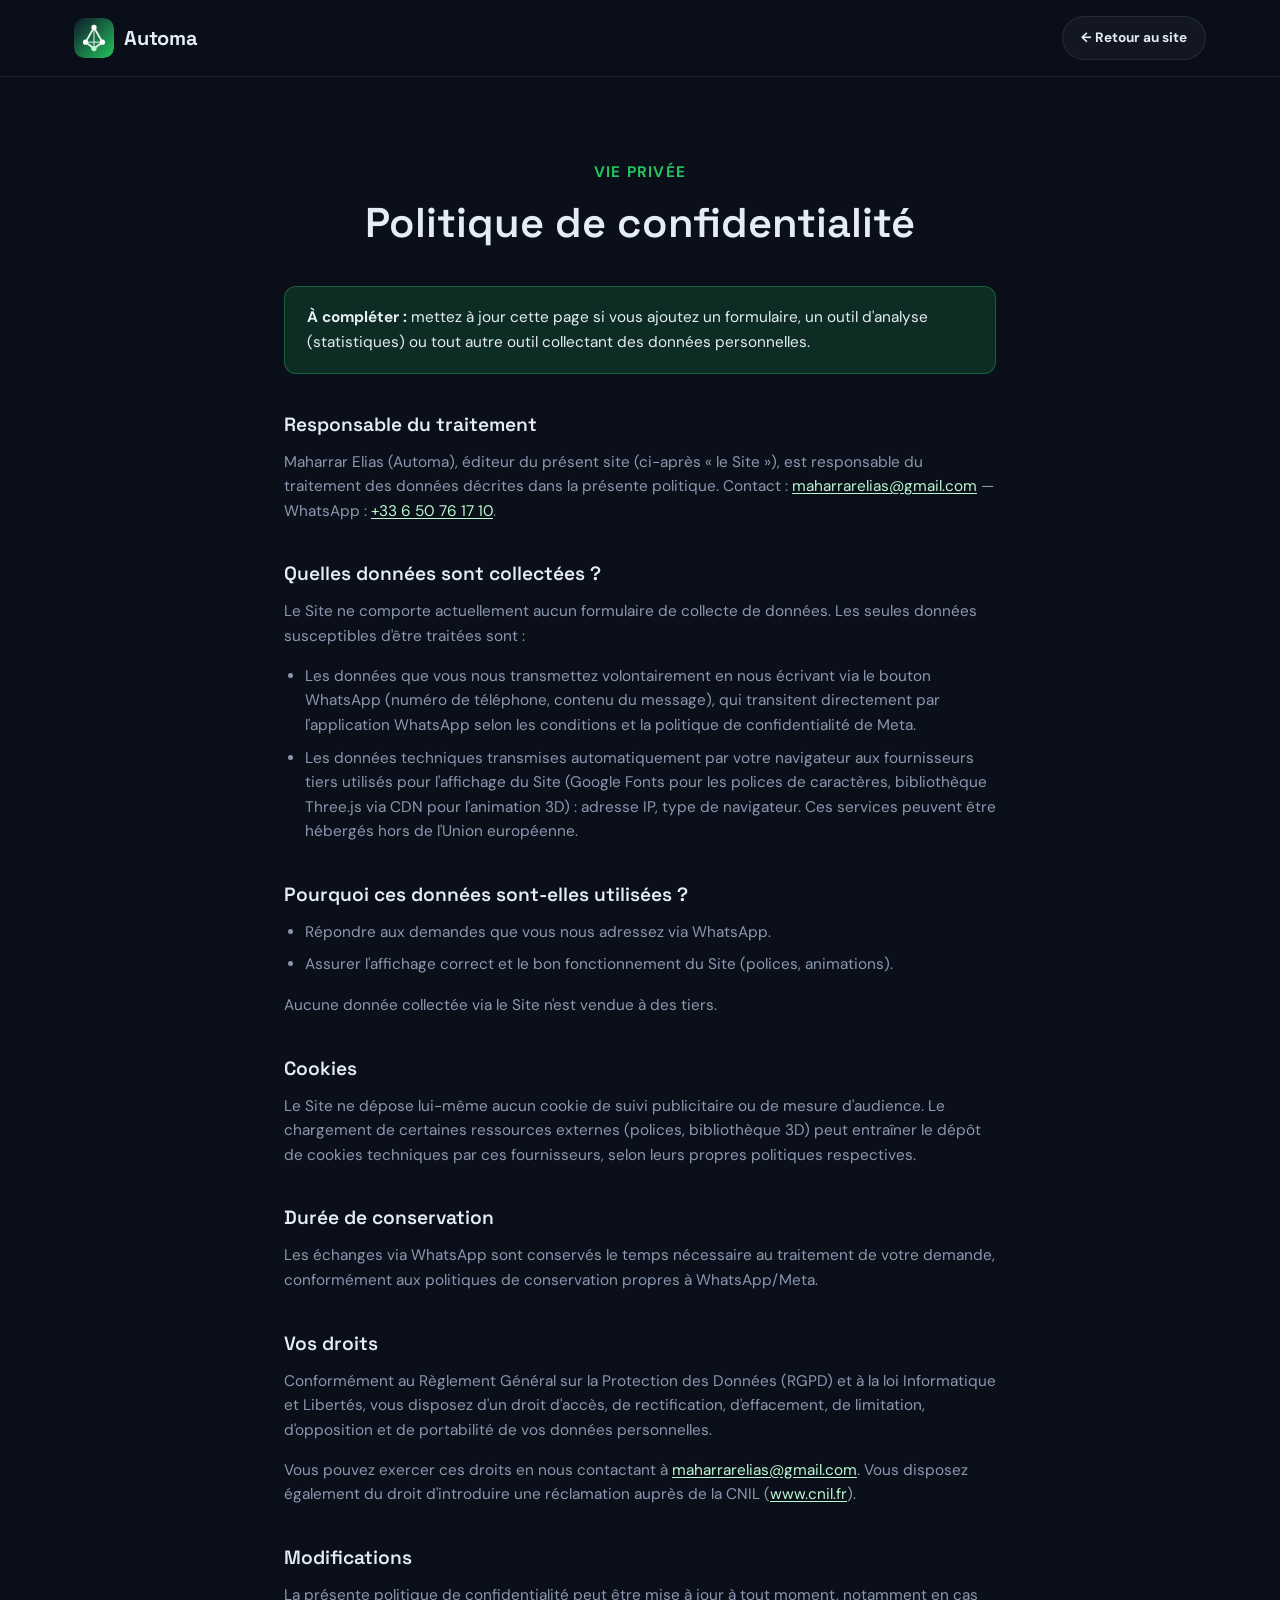
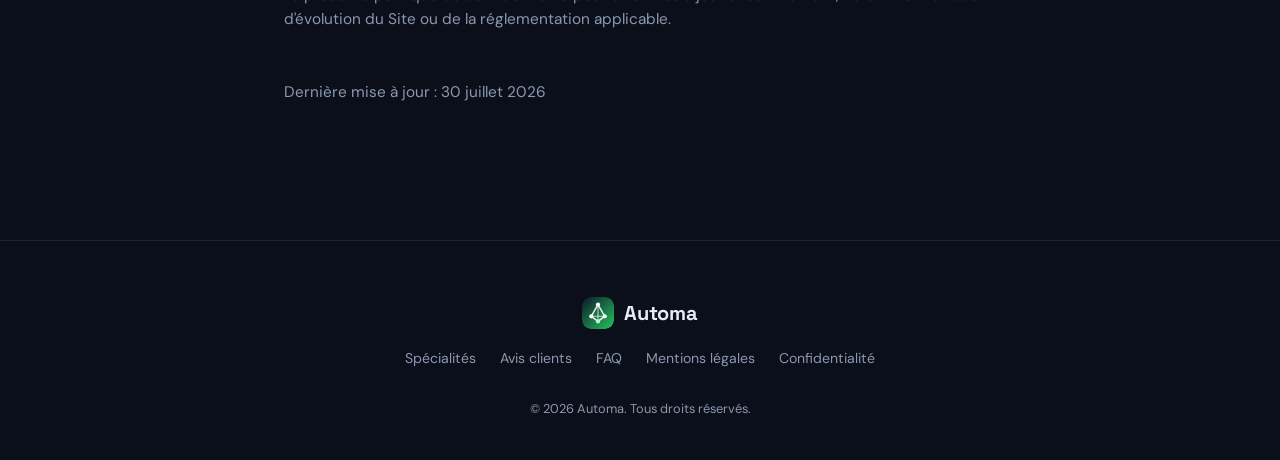
<file: confidentialite.html>
<!doctype html>
<html lang="fr">
<head>
<meta charset="UTF-8" />
<meta name="viewport" content="width=device-width, initial-scale=1.0" />
<title>Politique de confidentialité — Automa</title>
<meta name="description" content="Politique de confidentialité et protection des données personnelles du site Automa." />
<meta name="robots" content="noindex" />
<link rel="icon" type="image/svg+xml" href="assets/img/logo.svg" />
<link rel="preconnect" href="https://fonts.googleapis.com" />
<link rel="preconnect" href="https://fonts.gstatic.com" crossorigin />
<link href="https://fonts.googleapis.com/css2?family=Space+Grotesk:wght@500;600;700&family=DM+Sans:wght@400;500;700&display=swap" rel="stylesheet" />
<link rel="stylesheet" href="assets/css/style.css" />
</head>
<body>

<header class="site-header is-scrolled">
  <div class="container header-inner">
    <a href="index.html" class="brand" aria-label="Automa — Accueil">
      <img src="assets/img/logo.svg" alt="" width="40" height="40" class="brand-logo" />
      <span class="brand-name">Automa</span>
    </a>
    <a class="btn btn-ghost btn-sm" href="index.html">← Retour au site</a>
  </div>
</header>

<main id="main">
  <section class="section legal-page">
    <div class="container container-narrow">
      <p class="section-eyebrow">Vie privée</p>
      <h1 class="section-title legal-title">Politique de confidentialité</h1>

      <div class="legal-notice">
        <p><strong>À compléter :</strong> mettez à jour cette page si vous ajoutez un formulaire, un outil d'analyse (statistiques) ou tout autre outil collectant des données personnelles.</p>
      </div>

      <h2>Responsable du traitement</h2>
      <p>Maharrar Elias (Automa), éditeur du présent site (ci-après « le Site »), est responsable du traitement des données décrites dans la présente politique. Contact : <a href="mailto:maharrarelias@gmail.com">maharrarelias@gmail.com</a> — WhatsApp : <a href="https://wa.me/33650761710">+33 6 50 76 17 10</a>.</p>

      <h2>Quelles données sont collectées ?</h2>
      <p>Le Site ne comporte actuellement aucun formulaire de collecte de données. Les seules données susceptibles d'être traitées sont :</p>
      <ul>
        <li>Les données que vous nous transmettez volontairement en nous écrivant via le bouton WhatsApp (numéro de téléphone, contenu du message), qui transitent directement par l'application WhatsApp selon les conditions et la politique de confidentialité de Meta.</li>
        <li>Les données techniques transmises automatiquement par votre navigateur aux fournisseurs tiers utilisés pour l'affichage du Site (Google Fonts pour les polices de caractères, bibliothèque Three.js via CDN pour l'animation 3D) : adresse IP, type de navigateur. Ces services peuvent être hébergés hors de l'Union européenne.</li>
      </ul>

      <h2>Pourquoi ces données sont-elles utilisées ?</h2>
      <ul>
        <li>Répondre aux demandes que vous nous adressez via WhatsApp.</li>
        <li>Assurer l'affichage correct et le bon fonctionnement du Site (polices, animations).</li>
      </ul>
      <p>Aucune donnée collectée via le Site n'est vendue à des tiers.</p>

      <h2>Cookies</h2>
      <p>Le Site ne dépose lui-même aucun cookie de suivi publicitaire ou de mesure d'audience. Le chargement de certaines ressources externes (polices, bibliothèque 3D) peut entraîner le dépôt de cookies techniques par ces fournisseurs, selon leurs propres politiques respectives.</p>

      <h2>Durée de conservation</h2>
      <p>Les échanges via WhatsApp sont conservés le temps nécessaire au traitement de votre demande, conformément aux politiques de conservation propres à WhatsApp/Meta.</p>

      <h2>Vos droits</h2>
      <p>Conformément au Règlement Général sur la Protection des Données (RGPD) et à la loi Informatique et Libertés, vous disposez d'un droit d'accès, de rectification, d'effacement, de limitation, d'opposition et de portabilité de vos données personnelles.</p>
      <p>Vous pouvez exercer ces droits en nous contactant à <a href="mailto:maharrarelias@gmail.com">maharrarelias@gmail.com</a>. Vous disposez également du droit d'introduire une réclamation auprès de la CNIL (<a href="https://www.cnil.fr" target="_blank" rel="noopener">www.cnil.fr</a>).</p>

      <h2>Modifications</h2>
      <p>La présente politique de confidentialité peut être mise à jour à tout moment, notamment en cas d'évolution du Site ou de la réglementation applicable.</p>
      <p class="legal-updated">Dernière mise à jour : 30 juillet 2026</p>
    </div>
  </section>
</main>

<footer class="site-footer">
  <div class="container footer-inner">
    <a href="index.html" class="brand" aria-label="Automa — Accueil">
      <img src="assets/img/logo.svg" alt="" width="32" height="32" class="brand-logo" />
      <span class="brand-name">Automa</span>
    </a>
    <nav class="footer-nav" aria-label="Navigation de pied de page">
      <a href="index.html#services">Spécialités</a>
      <a href="index.html#avis">Avis clients</a>
      <a href="index.html#faq">FAQ</a>
      <a href="mentions-legales.html">Mentions légales</a>
      <a href="confidentialite.html">Confidentialité</a>
    </nav>
    <p class="footer-copy">© <span id="year"></span> Automa. Tous droits réservés.</p>
  </div>
</footer>

<script>
document.getElementById("year").textContent = new Date().getFullYear();
</script>
</body>
</html>
</file>
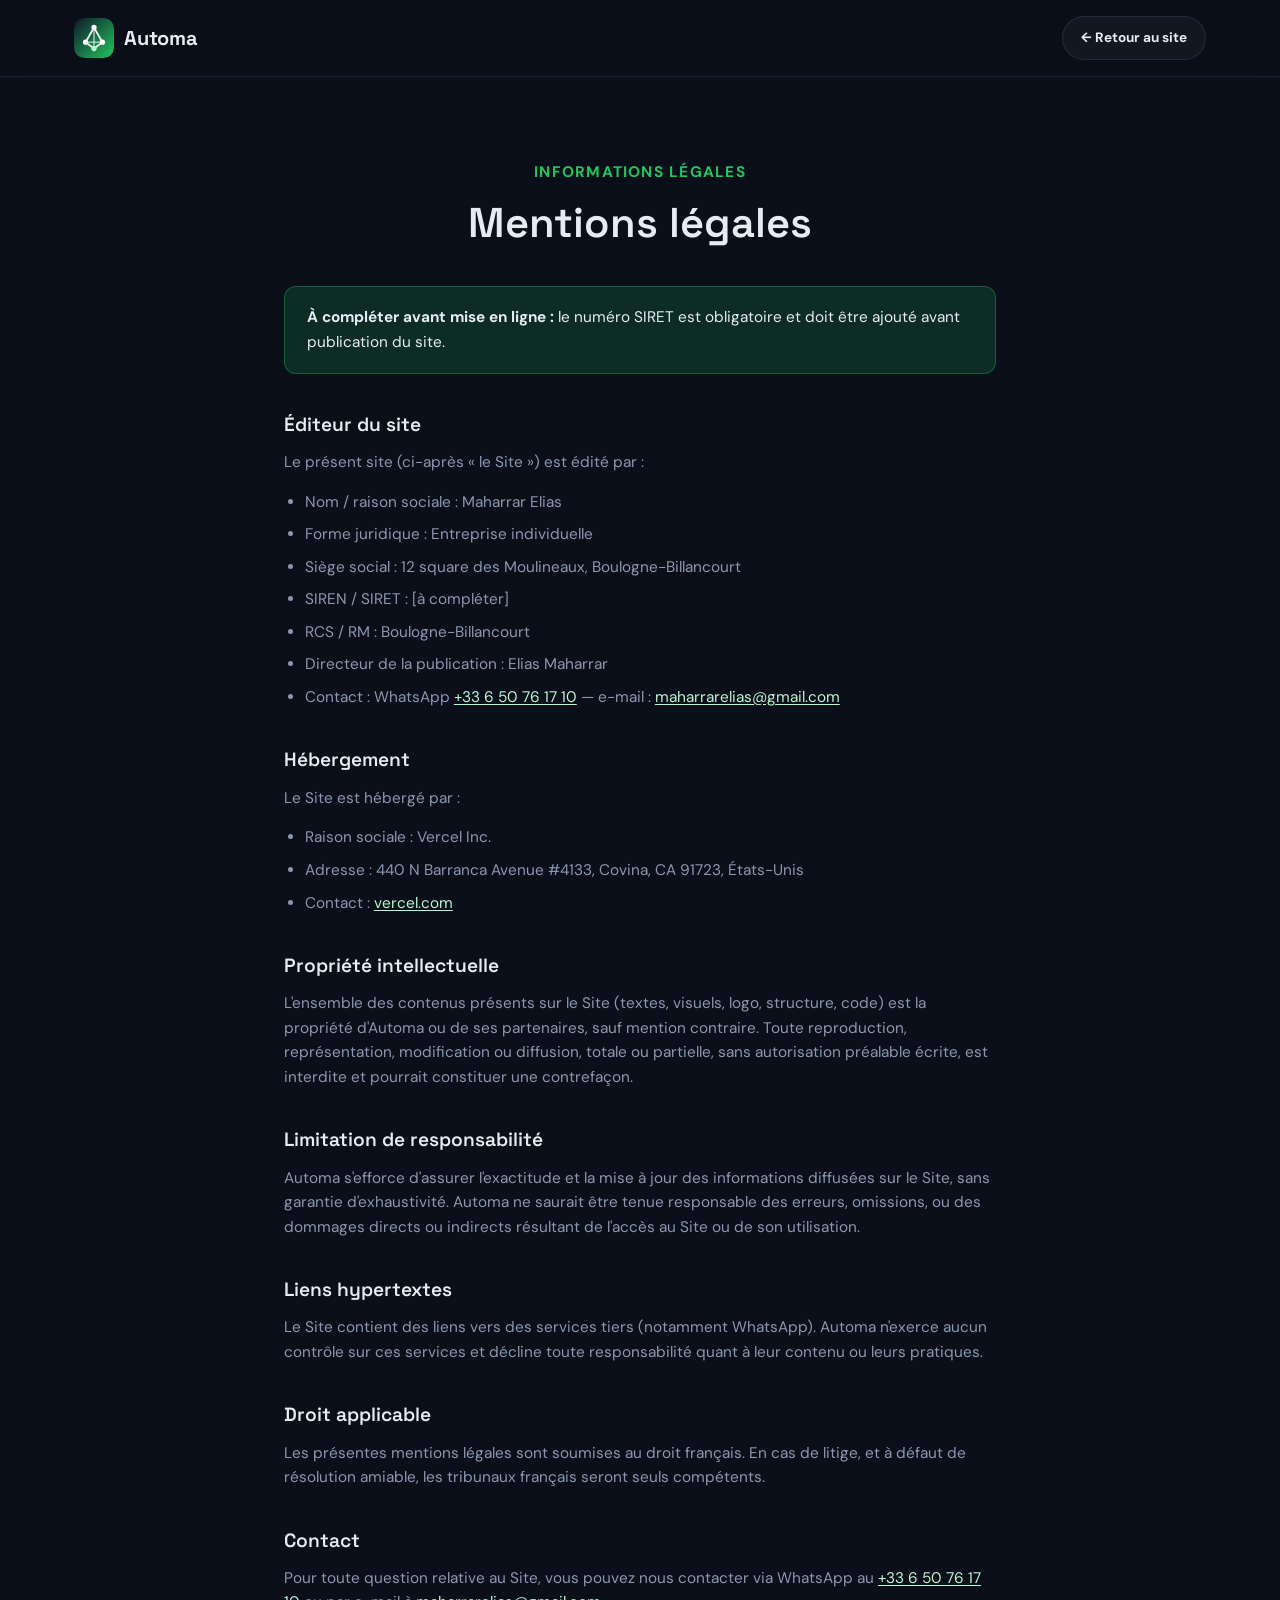
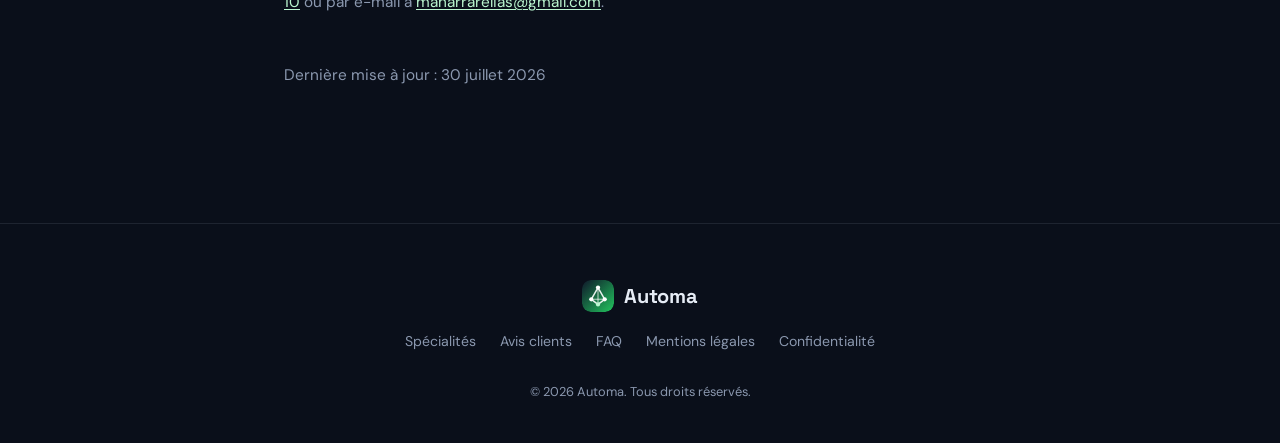
<file: mentions-legales.html>
<!doctype html>
<html lang="fr">
<head>
<meta charset="UTF-8" />
<meta name="viewport" content="width=device-width, initial-scale=1.0" />
<title>Mentions légales — Automa</title>
<meta name="description" content="Mentions légales du site Automa." />
<meta name="robots" content="noindex" />
<link rel="icon" type="image/svg+xml" href="assets/img/logo.svg" />
<link rel="preconnect" href="https://fonts.googleapis.com" />
<link rel="preconnect" href="https://fonts.gstatic.com" crossorigin />
<link href="https://fonts.googleapis.com/css2?family=Space+Grotesk:wght@500;600;700&family=DM+Sans:wght@400;500;700&display=swap" rel="stylesheet" />
<link rel="stylesheet" href="assets/css/style.css" />
</head>
<body>

<header class="site-header is-scrolled">
  <div class="container header-inner">
    <a href="index.html" class="brand" aria-label="Automa — Accueil">
      <img src="assets/img/logo.svg" alt="" width="40" height="40" class="brand-logo" />
      <span class="brand-name">Automa</span>
    </a>
    <a class="btn btn-ghost btn-sm" href="index.html">← Retour au site</a>
  </div>
</header>

<main id="main">
  <section class="section legal-page">
    <div class="container container-narrow">
      <p class="section-eyebrow">Informations légales</p>
      <h1 class="section-title legal-title">Mentions légales</h1>

      <div class="legal-notice">
        <p><strong>À compléter avant mise en ligne :</strong> le numéro SIRET est obligatoire et doit être ajouté avant publication du site.</p>
      </div>

      <h2>Éditeur du site</h2>
      <p>Le présent site (ci-après « le Site ») est édité par :</p>
      <ul>
        <li>Nom / raison sociale : Maharrar Elias</li>
        <li>Forme juridique : Entreprise individuelle</li>
        <li>Siège social : 12 square des Moulineaux, Boulogne-Billancourt</li>
        <li>SIREN / SIRET : [à compléter]</li>
        <li>RCS / RM : Boulogne-Billancourt</li>
        <li>Directeur de la publication : Elias Maharrar</li>
        <li>Contact : WhatsApp <a href="https://wa.me/33650761710">+33 6 50 76 17 10</a> — e-mail : <a href="mailto:maharrarelias@gmail.com">maharrarelias@gmail.com</a></li>
      </ul>

      <h2>Hébergement</h2>
      <p>Le Site est hébergé par :</p>
      <ul>
        <li>Raison sociale : Vercel Inc.</li>
        <li>Adresse : 440 N Barranca Avenue #4133, Covina, CA 91723, États-Unis</li>
        <li>Contact : <a href="https://vercel.com" target="_blank" rel="noopener">vercel.com</a></li>
      </ul>

      <h2>Propriété intellectuelle</h2>
      <p>L'ensemble des contenus présents sur le Site (textes, visuels, logo, structure, code) est la propriété d'Automa ou de ses partenaires, sauf mention contraire. Toute reproduction, représentation, modification ou diffusion, totale ou partielle, sans autorisation préalable écrite, est interdite et pourrait constituer une contrefaçon.</p>

      <h2>Limitation de responsabilité</h2>
      <p>Automa s'efforce d'assurer l'exactitude et la mise à jour des informations diffusées sur le Site, sans garantie d'exhaustivité. Automa ne saurait être tenue responsable des erreurs, omissions, ou des dommages directs ou indirects résultant de l'accès au Site ou de son utilisation.</p>

      <h2>Liens hypertextes</h2>
      <p>Le Site contient des liens vers des services tiers (notamment WhatsApp). Automa n'exerce aucun contrôle sur ces services et décline toute responsabilité quant à leur contenu ou leurs pratiques.</p>

      <h2>Droit applicable</h2>
      <p>Les présentes mentions légales sont soumises au droit français. En cas de litige, et à défaut de résolution amiable, les tribunaux français seront seuls compétents.</p>

      <h2>Contact</h2>
      <p>Pour toute question relative au Site, vous pouvez nous contacter via WhatsApp au <a href="https://wa.me/33650761710">+33 6 50 76 17 10</a> ou par e-mail à <a href="mailto:maharrarelias@gmail.com">maharrarelias@gmail.com</a>.</p>

      <p class="legal-updated">Dernière mise à jour : 30 juillet 2026</p>
    </div>
  </section>
</main>

<footer class="site-footer">
  <div class="container footer-inner">
    <a href="index.html" class="brand" aria-label="Automa — Accueil">
      <img src="assets/img/logo.svg" alt="" width="32" height="32" class="brand-logo" />
      <span class="brand-name">Automa</span>
    </a>
    <nav class="footer-nav" aria-label="Navigation de pied de page">
      <a href="index.html#services">Spécialités</a>
      <a href="index.html#avis">Avis clients</a>
      <a href="index.html#faq">FAQ</a>
      <a href="mentions-legales.html">Mentions légales</a>
      <a href="confidentialite.html">Confidentialité</a>
    </nav>
    <p class="footer-copy">© <span id="year"></span> Automa. Tous droits réservés.</p>
  </div>
</footer>

<script>
document.getElementById("year").textContent = new Date().getFullYear();
</script>
</body>
</html>
</file>
<file: assets/css/style.css>
/* ============ Design tokens ============ */
:root {
  --bg: #0a0f1a;
  --bg-elevated: #0f172a;
  --bg-card: #111c30;
  --border: rgba(148, 163, 184, 0.14);
  --border-strong: rgba(34, 197, 94, 0.35);

  --text: #e6ecf5;
  --text-muted: #8b98af;

  --green: #22c55e;
  --green-soft: #bbf7d0;
  --green-dim: rgba(34, 197, 94, 0.16);

  --font-heading: "Space Grotesk", system-ui, sans-serif;
  --font-body: "DM Sans", system-ui, sans-serif;

  --radius: 18px;
  --radius-sm: 12px;
  --container: 1180px;

  --ease: cubic-bezier(0.22, 1, 0.36, 1);
}

/* ============ Reset ============ */
* { box-sizing: border-box; }
html { scroll-behavior: smooth; }
body {
  margin: 0;
  background: var(--bg);
  color: var(--text);
  font-family: var(--font-body);
  font-size: 16px;
  line-height: 1.6;
  -webkit-font-smoothing: antialiased;
  overflow-x: hidden;
}
img { max-width: 100%; display: block; }
a { color: inherit; text-decoration: none; }
h1, h2, h3 { font-family: var(--font-heading); line-height: 1.15; margin: 0 0 0.5em; font-weight: 600; }
p { margin: 0 0 1em; color: var(--text-muted); }
ul { margin: 0; padding: 0; list-style: none; }
button { font: inherit; background: none; border: none; cursor: pointer; color: inherit; }

@media (prefers-reduced-motion: reduce) {
  html { scroll-behavior: auto; }
  *, *::before, *::after {
    animation-duration: 0.01ms !important;
    animation-iteration-count: 1 !important;
    transition-duration: 0.01ms !important;
    scroll-behavior: auto !important;
  }
}

.skip-link {
  position: absolute; left: -999px; top: 0; z-index: 200;
  background: var(--green); color: #04170c; padding: 12px 18px; border-radius: 0 0 10px 0;
}
.skip-link:focus { left: 0; }

:focus-visible {
  outline: 2px solid var(--green);
  outline-offset: 3px;
  border-radius: 4px;
}

.container {
  max-width: var(--container);
  margin: 0 auto;
  padding: 0 24px;
}
.container-narrow { max-width: 760px; }

/* ============ Buttons ============ */
.btn {
  display: inline-flex; align-items: center; gap: 10px;
  padding: 14px 24px;
  border-radius: 999px;
  font-weight: 700;
  font-size: 0.95rem;
  min-height: 44px;
  transition: transform 200ms var(--ease), box-shadow 200ms var(--ease), background 200ms var(--ease);
  white-space: nowrap;
}
.btn .icon { width: 20px; height: 20px; flex-shrink: 0; }
.btn:hover { transform: translateY(-2px); }

.btn-whatsapp {
  background: linear-gradient(135deg, #22c55e, #16a34a);
  color: #052e12;
  box-shadow: 0 8px 24px -8px rgba(34, 197, 94, 0.65);
}
.btn-whatsapp:hover { box-shadow: 0 12px 32px -8px rgba(34, 197, 94, 0.85); }
.btn-sm { padding: 10px 18px; font-size: 0.85rem; }
.btn-lg { padding: 18px 32px; font-size: 1.05rem; }

.btn-ghost {
  background: rgba(255, 255, 255, 0.04);
  border: 1px solid var(--border);
  color: var(--text);
}
.btn-ghost:hover { border-color: var(--border-strong); background: var(--green-dim); }

/* ============ Header ============ */
.site-header {
  position: fixed; top: 0; left: 0; right: 0; z-index: 100;
  border-bottom: 1px solid transparent;
  transition: background 250ms var(--ease), border-color 250ms var(--ease);
}
.site-header.is-scrolled {
  background: rgba(10, 15, 26, 0.75);
  backdrop-filter: blur(14px);
  -webkit-backdrop-filter: blur(14px);
  border-bottom-color: var(--border);
}
.header-inner {
  display: flex; align-items: center; justify-content: space-between;
  height: 76px;
}
.brand { display: flex; align-items: center; gap: 10px; }
.brand-logo { border-radius: 9px; }
.brand-name {
  font-family: var(--font-heading); font-weight: 700; font-size: 1.25rem; letter-spacing: -0.01em;
}

.main-nav { display: flex; gap: 32px; }
.main-nav a {
  font-size: 0.92rem; color: var(--text-muted); font-weight: 500;
  transition: color 180ms var(--ease);
  position: relative;
  padding: 4px 0;
}
.main-nav a:hover { color: var(--text); }
.main-nav a::after {
  content: ""; position: absolute; left: 0; right: 100%; bottom: -2px; height: 2px;
  background: var(--green); transition: right 220ms var(--ease);
}
.main-nav a:hover::after { right: 0; }

.header-actions { display: flex; align-items: center; gap: 16px; }

.nav-toggle {
  display: none;
  flex-direction: column; justify-content: center; gap: 5px;
  width: 44px; height: 44px;
}
.nav-toggle span {
  display: block; width: 22px; height: 2px; background: var(--text);
  margin: 0 auto; transition: transform 220ms var(--ease), opacity 220ms var(--ease);
}
.nav-toggle[aria-expanded="true"] span:nth-child(1) { transform: translateY(7px) rotate(45deg); }
.nav-toggle[aria-expanded="true"] span:nth-child(2) { opacity: 0; }
.nav-toggle[aria-expanded="true"] span:nth-child(3) { transform: translateY(-7px) rotate(-45deg); }

/* ============ Hero ============ */
.hero {
  position: relative;
  min-height: 100vh;
  display: flex; align-items: center;
  padding-top: 76px;
  overflow: hidden;
  background:
    radial-gradient(60% 50% at 50% 0%, rgba(34, 197, 94, 0.16), transparent 70%),
    var(--bg);
}
#hero-canvas {
  position: absolute; inset: 0; width: 100%; height: 100%;
  display: block;
}
.hero-grid {
  position: absolute; inset: 0;
  background-image:
    linear-gradient(rgba(34, 197, 94, 0.06) 1px, transparent 1px),
    linear-gradient(90deg, rgba(34, 197, 94, 0.06) 1px, transparent 1px);
  background-size: 56px 56px;
  mask-image: radial-gradient(70% 60% at 50% 30%, black, transparent 85%);
  pointer-events: none;
}
.hero-fade {
  position: absolute; bottom: 0; left: 0; right: 0; height: 30%;
  background: linear-gradient(to bottom, transparent, var(--bg));
  pointer-events: none;
}
.hero-inner {
  position: relative; z-index: 2;
  padding: 90px 24px 120px;
  text-align: center;
  max-width: 900px;
  margin: 0 auto;
}
.eyebrow {
  display: inline-flex; align-items: center; gap: 8px;
  font-size: 0.8rem; font-weight: 700; letter-spacing: 0.08em; text-transform: uppercase;
  color: var(--green-soft);
  background: var(--green-dim);
  border: 1px solid var(--border-strong);
  padding: 8px 16px; border-radius: 999px;
  margin-bottom: 28px;
}
.hero h1 {
  font-size: clamp(2.2rem, 5.4vw, 4.2rem);
  letter-spacing: -0.02em;
  margin-bottom: 24px;
}
.text-glow {
  color: var(--green-soft);
  text-shadow: 0 0 30px rgba(34, 197, 94, 0.55);
}
.hero-sub {
  font-size: clamp(1rem, 1.6vw, 1.2rem);
  color: var(--text-muted);
  max-width: 620px;
  margin: 0 auto 40px;
}
.hero-actions {
  display: flex; align-items: center; justify-content: center; gap: 16px;
  flex-wrap: wrap;
  margin-bottom: 64px;
}

.hero-stats {
  display: flex; justify-content: center; gap: clamp(24px, 6vw, 64px);
  flex-wrap: wrap;
  margin: 0;
  padding-top: 32px;
  border-top: 1px solid var(--border);
}
.hero-stats dt {
  font-family: var(--font-heading); font-size: clamp(1.4rem, 3vw, 2rem); font-weight: 700; color: var(--green-soft);
}
.hero-stats dd { margin: 4px 0 0; font-size: 0.85rem; color: var(--text-muted); }

.scroll-cue {
  position: absolute; bottom: 28px; left: 50%; transform: translateX(-50%);
  width: 26px; height: 42px; border: 2px solid var(--border-strong); border-radius: 20px;
  z-index: 2;
}
.scroll-cue span {
  position: absolute; top: 8px; left: 50%; width: 4px; height: 8px; margin-left: -2px;
  background: var(--green); border-radius: 2px;
  animation: scroll-cue 1.8s ease-in-out infinite;
}
@keyframes scroll-cue {
  0% { transform: translateY(0); opacity: 1; }
  70% { transform: translateY(14px); opacity: 0; }
  100% { opacity: 0; }
}

/* ============ Sections ============ */
.section { padding: 120px 0; position: relative; }
.section-alt { background: var(--bg-elevated); }
.section-eyebrow {
  font-size: 0.8rem; font-weight: 700; letter-spacing: 0.08em; text-transform: uppercase;
  color: var(--green);
  margin-bottom: 14px;
  text-align: center;
}
.section-title {
  font-size: clamp(1.8rem, 3.6vw, 2.6rem);
  text-align: center;
  max-width: 720px; margin-left: auto; margin-right: auto;
}
.section-sub {
  text-align: center; max-width: 560px; margin: 0 auto 56px;
  font-size: 1.05rem;
}
#avis .section-sub { margin-bottom: 20px; }
.testimonials-disclaimer {
  text-align: center;
  font-size: 0.78rem;
  color: var(--text-muted);
  margin: 0 auto 40px;
  display: inline-flex;
  padding: 6px 14px;
  border: 1px dashed var(--border);
  border-radius: 999px;
}
#avis .container { display: flex; flex-direction: column; align-items: center; }

/* ============ Cards grid (services) ============ */
.cards-grid {
  display: grid;
  grid-template-columns: repeat(4, 1fr);
  gap: 20px;
}
.service-card {
  background: linear-gradient(160deg, var(--bg-card), rgba(17, 28, 48, 0.5));
  border: 1px solid var(--border);
  border-radius: var(--radius);
  padding: 28px;
  transition: transform 260ms var(--ease), border-color 260ms var(--ease), box-shadow 260ms var(--ease);
  transform-style: preserve-3d;
  will-change: transform;
}
.service-card:hover {
  border-color: var(--border-strong);
  box-shadow: 0 20px 44px -20px rgba(34, 197, 94, 0.35);
}
.service-icon {
  width: 48px; height: 48px;
  display: flex; align-items: center; justify-content: center;
  border-radius: 12px;
  background: var(--green-dim);
  color: var(--green-soft);
  margin-bottom: 20px;
}
.service-icon svg { width: 24px; height: 24px; }
.service-card h3 {
  font-size: 1.05rem;
  margin-bottom: 10px;
}
.service-card p { font-size: 0.92rem; margin: 0; }

@media (max-width: 1080px) {
  .cards-grid { grid-template-columns: repeat(2, 1fr); }
}
@media (max-width: 560px) {
  .cards-grid { grid-template-columns: 1fr; }
}

/* ============ Steps ============ */
.steps {
  display: grid;
  grid-template-columns: repeat(3, 1fr);
  gap: 28px;
  margin-top: 56px;
}
.step {
  padding: 32px 28px;
  border: 1px solid var(--border);
  border-radius: var(--radius);
  background: var(--bg-card);
  position: relative;
}
.step-num {
  font-family: var(--font-heading);
  font-size: 0.85rem; font-weight: 700; color: var(--green);
  border: 1px solid var(--border-strong);
  width: 40px; height: 40px; border-radius: 50%;
  display: flex; align-items: center; justify-content: center;
  margin-bottom: 20px;
}
.step h3 { font-size: 1.1rem; margin-bottom: 10px; }
.step p { font-size: 0.92rem; margin: 0; }

@media (max-width: 900px) {
  .steps { grid-template-columns: 1fr; }
}

/* ============ Testimonials marquee ============ */
.marquee-wrap {
  display: flex; flex-direction: column; gap: 20px;
  margin-top: 40px;
  -webkit-mask-image: linear-gradient(90deg, transparent, black 8%, black 92%, transparent);
  mask-image: linear-gradient(90deg, transparent, black 8%, black 92%, transparent);
}
.marquee {
  display: flex; gap: 20px;
  width: max-content;
  animation: marquee-scroll 60s linear infinite;
}
.marquee-reverse { animation-direction: reverse; }
.marquee:hover { animation-play-state: paused; }
@keyframes marquee-scroll {
  from { transform: translateX(0); }
  to { transform: translateX(-50%); }
}
@media (prefers-reduced-motion: reduce) {
  .marquee { animation: none; overflow-x: auto; }
}

.testimonial-card {
  flex: 0 0 auto;
  width: 320px;
  background: var(--bg-card);
  border: 1px solid var(--border);
  border-radius: var(--radius-sm);
  padding: 24px;
}
.testimonial-stars {
  display: flex; gap: 3px; margin-bottom: 14px; color: var(--green);
}
.testimonial-stars svg { width: 15px; height: 15px; }
.testimonial-quote {
  font-size: 0.92rem; color: var(--text); margin-bottom: 20px;
  line-height: 1.55;
}
.testimonial-person { display: flex; align-items: center; gap: 12px; }
.avatar {
  width: 40px; height: 40px; border-radius: 50%;
  display: flex; align-items: center; justify-content: center;
  font-family: var(--font-heading); font-weight: 700; font-size: 0.85rem;
  background: linear-gradient(135deg, #0f172a, #22c55e);
  color: #eafff1;
  flex-shrink: 0;
}
.testimonial-person div strong { display: block; font-size: 0.9rem; }
.testimonial-person div span { font-size: 0.8rem; color: var(--text-muted); }

/* ============ FAQ ============ */
.faq-list { margin-top: 48px; display: flex; flex-direction: column; gap: 12px; }
.faq-item {
  border: 1px solid var(--border);
  border-radius: var(--radius-sm);
  background: var(--bg-card);
  overflow: hidden;
}
.faq-q {
  width: 100%;
  display: flex; align-items: center; justify-content: space-between; gap: 16px;
  padding: 20px 24px;
  text-align: left;
  font-weight: 600;
  min-height: 44px;
}
.faq-q .chevron { width: 20px; height: 20px; flex-shrink: 0; transition: transform 220ms var(--ease); color: var(--green); }
.faq-item[data-open="true"] .chevron { transform: rotate(180deg); }
.faq-a {
  display: grid;
  grid-template-rows: 0fr;
  transition: grid-template-rows 260ms var(--ease);
}
.faq-item[data-open="true"] .faq-a { grid-template-rows: 1fr; }
.faq-a-inner { overflow: hidden; }
.faq-a p { padding: 0 24px 20px; margin: 0; font-size: 0.92rem; }

/* ============ CTA final ============ */
.cta-final {
  padding: 100px 0;
  background:
    radial-gradient(60% 100% at 50% 100%, rgba(34, 197, 94, 0.18), transparent 70%),
    var(--bg-elevated);
  border-top: 1px solid var(--border);
}
.cta-final-inner { text-align: center; max-width: 620px; }
.cta-final h2 { font-size: clamp(1.8rem, 3.4vw, 2.4rem); margin-bottom: 16px; }
.cta-final p { margin-bottom: 36px; font-size: 1.05rem; }

/* ============ Footer ============ */
.site-footer {
  padding: 56px 0 40px;
  border-top: 1px solid var(--border);
  background: var(--bg);
}
.footer-inner {
  display: flex; flex-direction: column; align-items: center; gap: 18px;
  text-align: center;
}
.footer-tagline { max-width: 420px; font-size: 0.9rem; margin: 0; }
.footer-nav { display: flex; gap: 24px; flex-wrap: wrap; justify-content: center; }
.footer-nav a { font-size: 0.88rem; color: var(--text-muted); }
.footer-nav a:hover { color: var(--text); }
.footer-copy { font-size: 0.8rem; color: var(--text-muted); margin: 12px 0 0; }

/* ============ Legal pages ============ */
.legal-page { padding-top: 160px; }
.legal-title { margin-bottom: 40px; }
.legal-notice {
  background: var(--green-dim);
  border: 1px solid var(--border-strong);
  border-radius: var(--radius-sm);
  padding: 18px 22px;
  margin-bottom: 40px;
}
.legal-notice p { color: var(--text); font-size: 0.92rem; margin: 0; }
.legal-page h2 {
  font-size: 1.2rem;
  margin-top: 40px;
  margin-bottom: 14px;
}
.legal-page p { font-size: 0.96rem; }
.legal-page ul { margin: 0 0 1em; padding-left: 1.3em; }
.legal-page li {
  list-style: disc;
  color: var(--text-muted);
  font-size: 0.96rem;
  margin-bottom: 8px;
  line-height: 1.6;
}
.legal-page a { color: var(--green-soft); text-decoration: underline; text-underline-offset: 2px; }
.legal-updated { margin-top: 48px; font-size: 0.82rem; color: var(--text-muted); }

/* ============ WhatsApp floating button ============ */
.wa-float {
  position: fixed; right: 22px; bottom: 22px; z-index: 90;
  width: 58px; height: 58px; border-radius: 50%;
  background: linear-gradient(135deg, #22c55e, #16a34a);
  color: #052e12;
  display: flex; align-items: center; justify-content: center;
  box-shadow: 0 10px 30px -8px rgba(34, 197, 94, 0.7);
  animation: wa-pulse 2.6s ease-in-out infinite;
}
.wa-float svg { width: 28px; height: 28px; }
@keyframes wa-pulse {
  0%, 100% { box-shadow: 0 10px 30px -8px rgba(34, 197, 94, 0.7); }
  50% { box-shadow: 0 10px 30px -4px rgba(34, 197, 94, 0.95), 0 0 0 10px rgba(34, 197, 94, 0.08); }
}
@media (prefers-reduced-motion: reduce) {
  .wa-float { animation: none; }
}

/* ============ Reveal-on-scroll ============ */
.reveal {
  opacity: 0;
  transform: translateY(24px);
  transition: opacity 700ms var(--ease), transform 700ms var(--ease);
}
.reveal.is-visible {
  opacity: 1;
  transform: translateY(0);
}
@media (prefers-reduced-motion: reduce) {
  .reveal { opacity: 1; transform: none; }
}

/* ============ Responsive nav ============ */
@media (max-width: 900px) {
  .main-nav {
    position: fixed; top: 76px; left: 0; right: 0;
    flex-direction: column; gap: 0;
    background: rgba(10, 15, 26, 0.98);
    backdrop-filter: blur(14px);
    border-bottom: 1px solid var(--border);
    padding: 8px 24px 16px;
    transform: translateY(-12px);
    opacity: 0;
    pointer-events: none;
    transition: opacity 220ms var(--ease), transform 220ms var(--ease);
  }
  .main-nav.is-open {
    opacity: 1; transform: translateY(0); pointer-events: auto;
  }
  .main-nav a { padding: 14px 0; border-bottom: 1px solid var(--border); }
  .header-actions .btn-sm span { display: none; }
  .header-actions .btn-sm { padding: 10px; width: 44px; justify-content: center; }
  .nav-toggle { display: flex; }
}

@media (max-width: 600px) {
  .section { padding: 80px 0; }
  .hero-inner { padding: 70px 20px 90px; }
}
</file>
